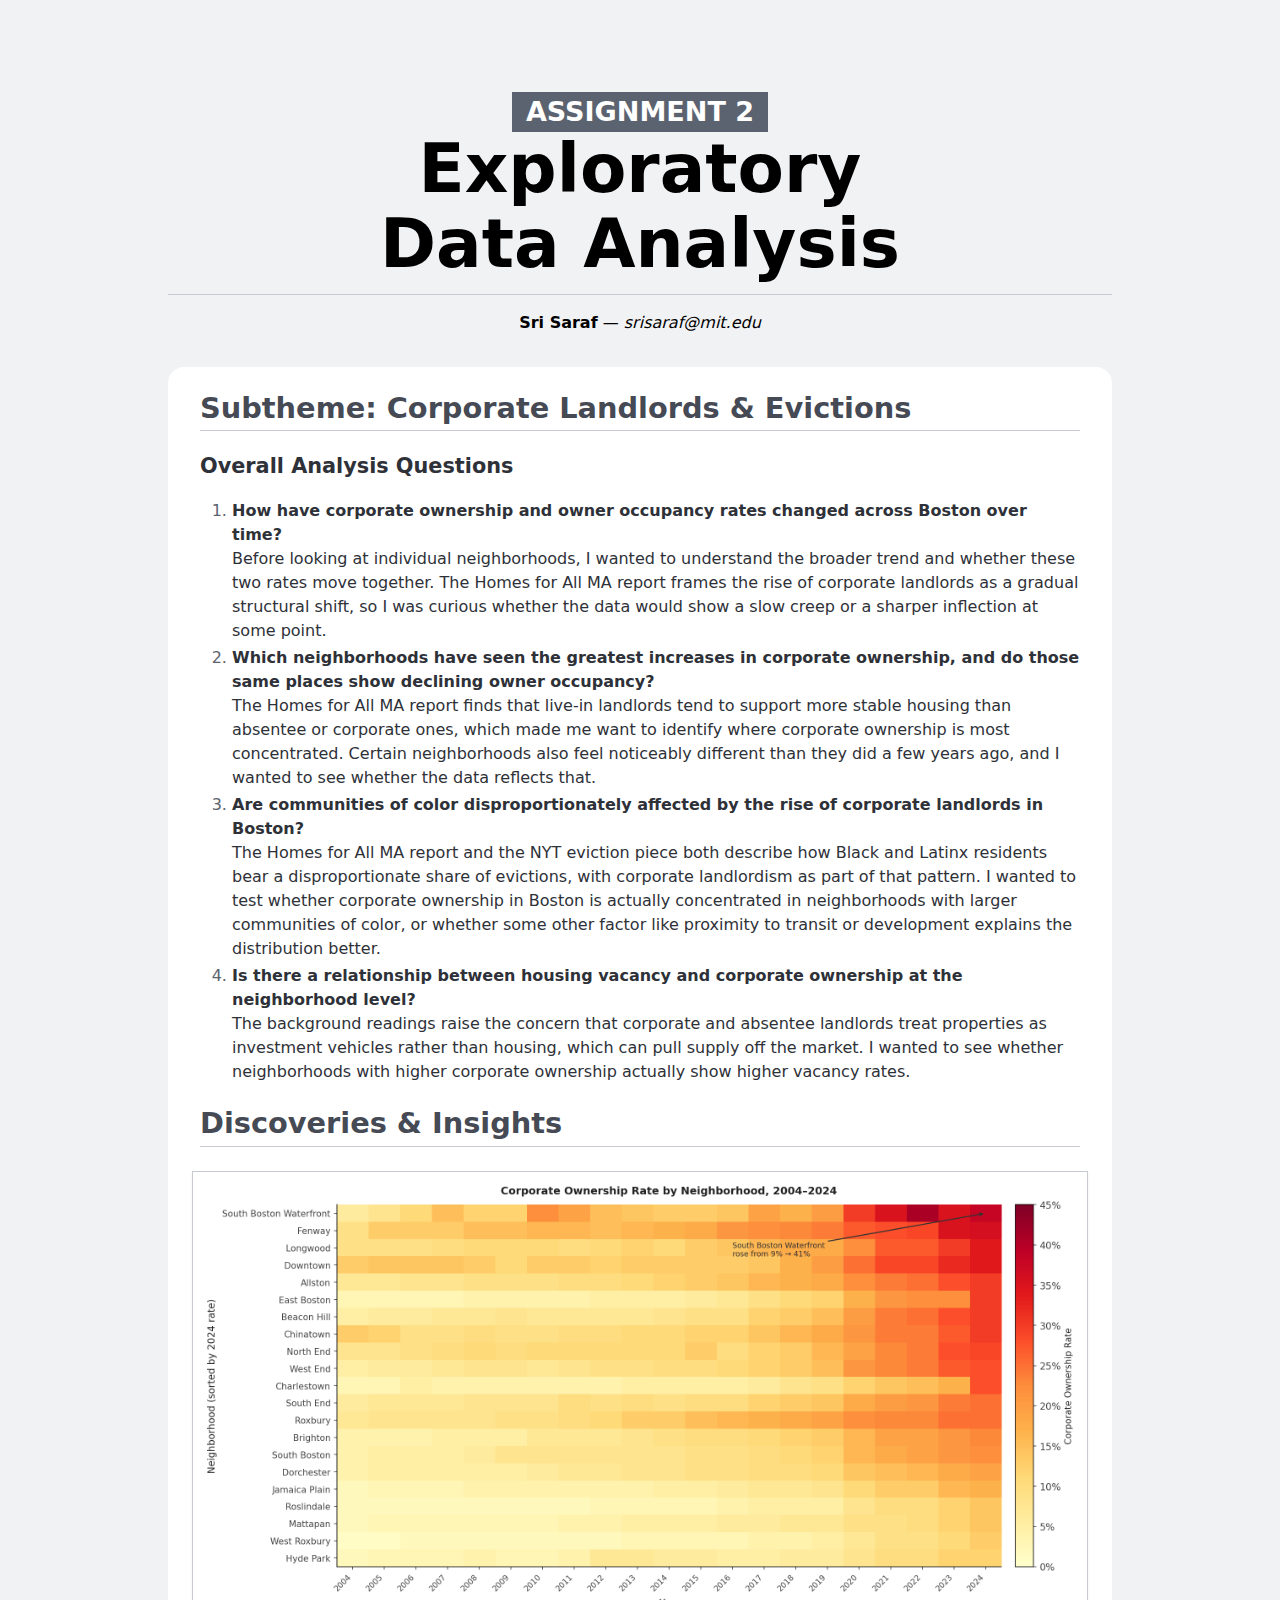
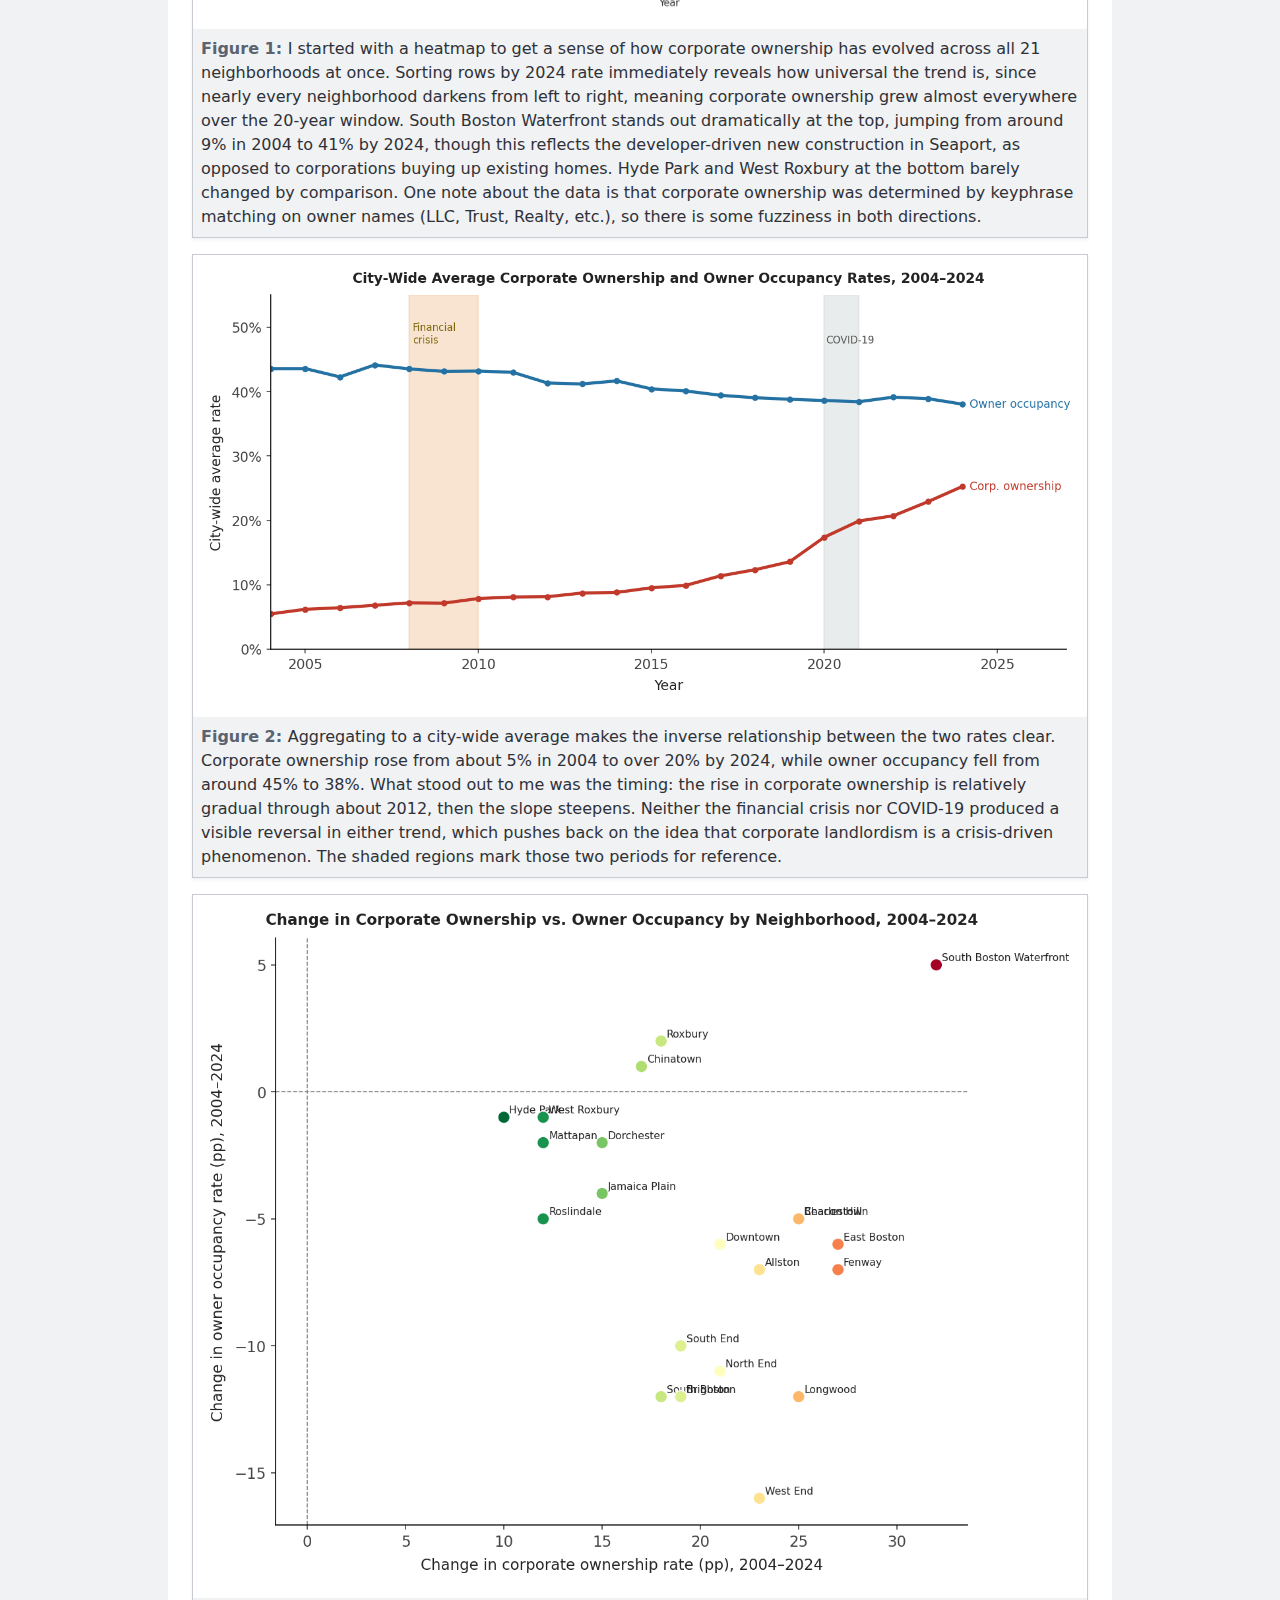
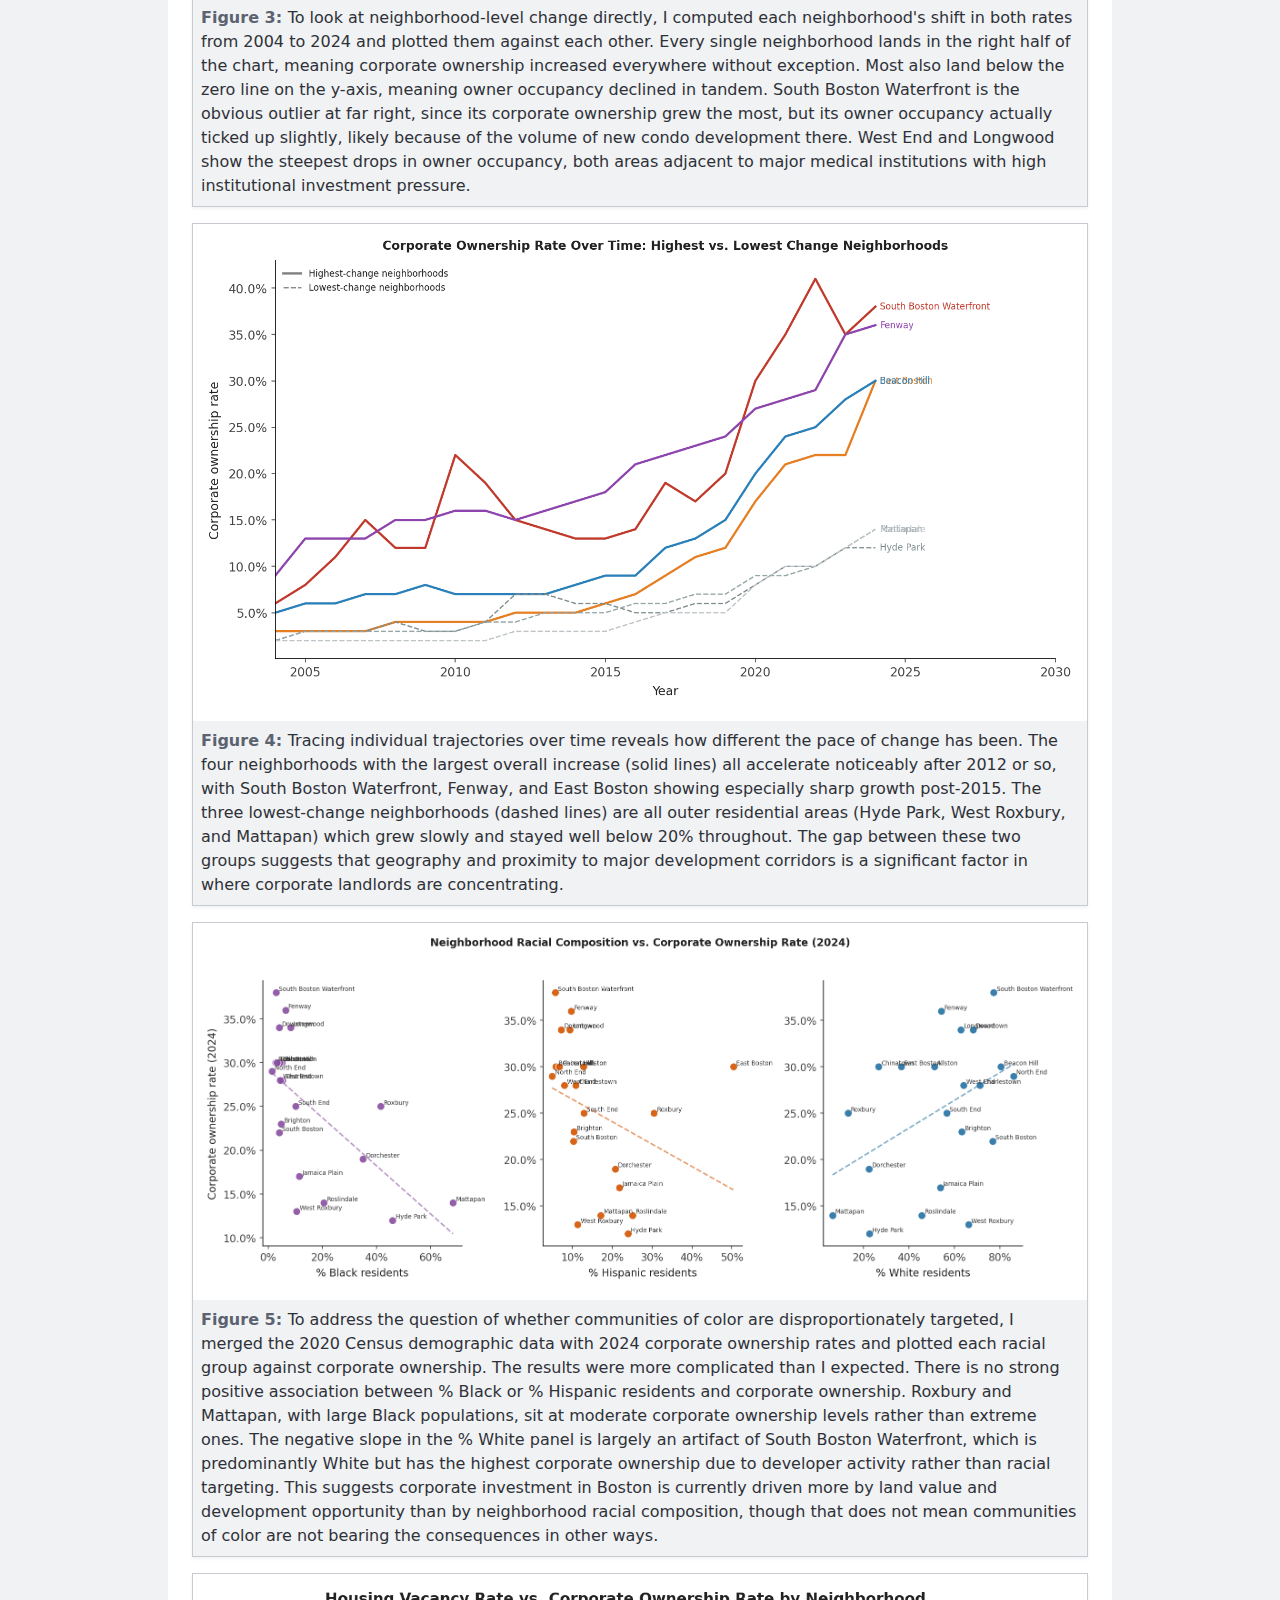
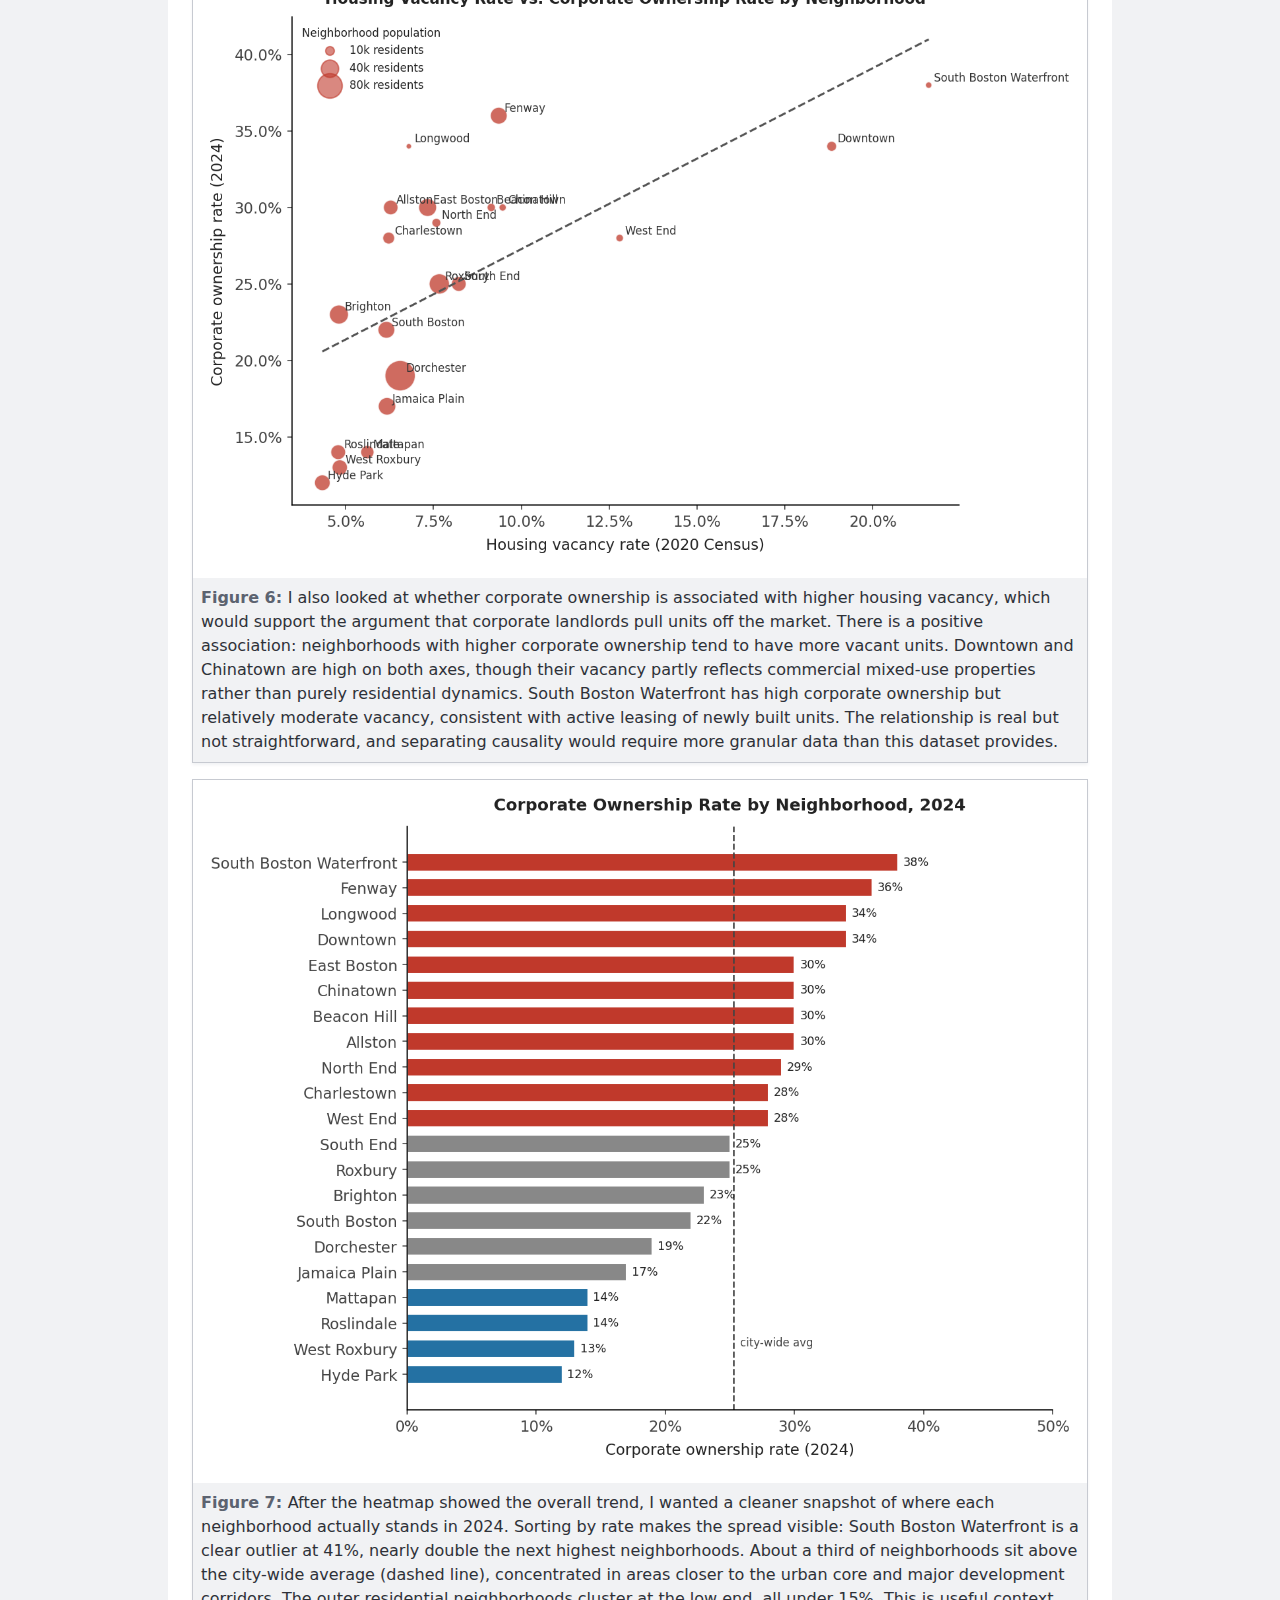
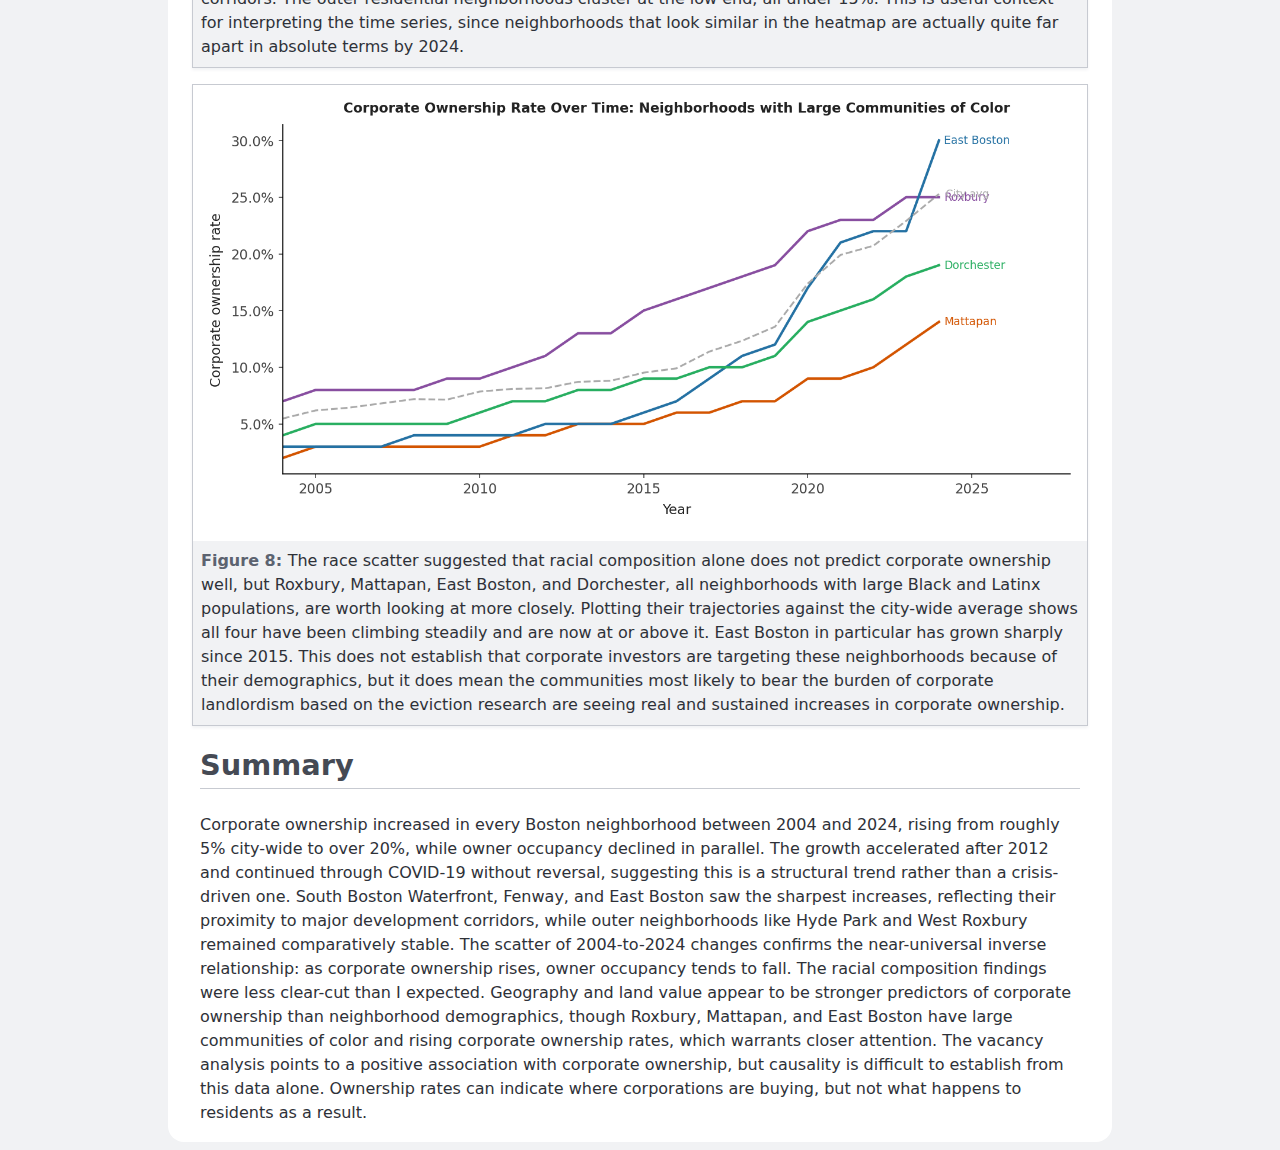
<file: static/a2/index.html>
<!DOCTYPE HTML>
<html lang="en">
<head>
	<title>Vis & Society Assignment 2</title>
	<link rel="stylesheet" href="../assignments/report.css" />
</head>

<body>
	<header>
		<h1>
			<small>Assignment 2</small>
			Exploratory Data Analysis
		</h1>

		<p>
			<strong>Sri Saraf</strong> — <em>srisaraf@mit.edu</em>
		</p>
	</header>
	<main>
		<section>
			<h2>Subtheme: Corporate Landlords & Evictions</h2>
			<h3>Overall Analysis Questions</h3>
			<ol>
				<li>
					<strong>How have corporate ownership and owner occupancy rates changed across Boston over time?</strong>
					<br/>
					Before looking at individual neighborhoods, I wanted to understand the broader trend and whether these two rates move together. The Homes for All MA report frames the rise of corporate landlords as a gradual structural shift, so I was curious whether the data would show a slow creep or a sharper inflection at some point.
				</li>
				<li>
					<strong>Which neighborhoods have seen the greatest increases in corporate ownership, and do those same places show declining owner occupancy?</strong>
					<br/>
					The Homes for All MA report finds that live-in landlords tend to support more stable housing than absentee or corporate ones, which made me want to identify where corporate ownership is most concentrated. Certain neighborhoods also feel noticeably different than they did a few years ago, and I wanted to see whether the data reflects that.
				</li>
				<li>
					<strong>Are communities of color disproportionately affected by the rise of corporate landlords in Boston?</strong>
					<br/>
					The Homes for All MA report and the NYT eviction piece both describe how Black and Latinx residents bear a disproportionate share of evictions, with corporate landlordism as part of that pattern. I wanted to test whether corporate ownership in Boston is actually concentrated in neighborhoods with larger communities of color, or whether some other factor like proximity to transit or development explains the distribution better.
				</li>
				<li>
					<strong>Is there a relationship between housing vacancy and corporate ownership at the neighborhood level?</strong>
					<br/>
					The background readings raise the concern that corporate and absentee landlords treat properties as investment vehicles rather than housing, which can pull supply off the market. I wanted to see whether neighborhoods with higher corporate ownership actually show higher vacancy rates.
				</li>
			</ol>
		</section>

		<section>
			<h2>Discoveries & Insights</h2>

			<figure>
				<img src="images/fig1_heatmap.png" alt="Heatmap of corporate ownership rate by neighborhood and year, 2004-2024" />
				<figcaption>
					I started with a heatmap to get a sense of how corporate ownership has evolved across all 21 neighborhoods at once. Sorting rows by 2024 rate immediately reveals how universal the trend is, since nearly every neighborhood darkens from left to right, meaning corporate ownership grew almost everywhere over the 20-year window. South Boston Waterfront stands out dramatically at the top, jumping from around 9% in 2004 to 41% by 2024, though this reflects the developer-driven new construction in Seaport, as opposed to corporations buying up existing homes. Hyde Park and West Roxbury at the bottom barely changed by comparison. One note about the data is that corporate ownership was determined by keyphrase matching on owner names (LLC, Trust, Realty, etc.), so there is some fuzziness in both directions.
				</figcaption>
			</figure>

			<figure>
				<img src="images/fig2_citywide_trends.png" alt="Line chart of city-wide average corporate ownership and owner occupancy rates, 2004-2024" />
				<figcaption>
					Aggregating to a city-wide average makes the inverse relationship between the two rates clear. Corporate ownership rose from about 5% in 2004 to over 20% by 2024, while owner occupancy fell from around 45% to 38%. What stood out to me was the timing: the rise in corporate ownership is relatively gradual through about 2012, then the slope steepens. Neither the financial crisis nor COVID-19 produced a visible reversal in either trend, which pushes back on the idea that corporate landlordism is a crisis-driven phenomenon. The shaded regions mark those two periods for reference.
				</figcaption>
			</figure>

			<figure>
				<img src="images/fig3_scatter_change.png" alt="Scatter plot of change in corporate ownership vs change in owner occupancy per neighborhood, 2004 to 2024" />
				<figcaption>
					To look at neighborhood-level change directly, I computed each neighborhood's shift in both rates from 2004 to 2024 and plotted them against each other. Every single neighborhood lands in the right half of the chart, meaning corporate ownership increased everywhere without exception. Most also land below the zero line on the y-axis, meaning owner occupancy declined in tandem. South Boston Waterfront is the obvious outlier at far right, since its corporate ownership grew the most, but its owner occupancy actually ticked up slightly, likely because of the volume of new condo development there. West End and Longwood show the steepest drops in owner occupancy, both areas adjacent to major medical institutions with high institutional investment pressure.
				</figcaption>
			</figure>

			<figure>
				<img src="images/fig4_lines_selected.png" alt="Line chart of corporate ownership rate over time for the four highest-change and three lowest-change neighborhoods" />
				<figcaption>
					Tracing individual trajectories over time reveals how different the pace of change has been. The four neighborhoods with the largest overall increase (solid lines) all accelerate noticeably after 2012 or so, with South Boston Waterfront, Fenway, and East Boston showing especially sharp growth post-2015. The three lowest-change neighborhoods (dashed lines) are all outer residential areas (Hyde Park, West Roxbury, and Mattapan) which grew slowly and stayed well below 20% throughout. The gap between these two groups suggests that geography and proximity to major development corridors is a significant factor in where corporate landlords are concentrating.
				</figcaption>
			</figure>

			<figure>
				<img src="images/fig5_race_scatter.png" alt="Three scatter plots showing percent Black, Hispanic, and White residents vs corporate ownership rate by neighborhood in 2024" />
				<figcaption>
					To address the question of whether communities of color are disproportionately targeted, I merged the 2020 Census demographic data with 2024 corporate ownership rates and plotted each racial group against corporate ownership. The results were more complicated than I expected. There is no strong positive association between % Black or % Hispanic residents and corporate ownership. Roxbury and Mattapan, with large Black populations, sit at moderate corporate ownership levels rather than extreme ones. The negative slope in the % White panel is largely an artifact of South Boston Waterfront, which is predominantly White but has the highest corporate ownership due to developer activity rather than racial targeting. This suggests corporate investment in Boston is currently driven more by land value and development opportunity than by neighborhood racial composition, though that does not mean communities of color are not bearing the consequences in other ways.
				</figcaption>
			</figure>

			<figure>
				<img src="images/fig6_vacancy_corp.png" alt="Bubble chart of housing vacancy rate vs corporate ownership rate by neighborhood, bubble size proportional to total population" />
				<figcaption>
					I also looked at whether corporate ownership is associated with higher housing vacancy, which would support the argument that corporate landlords pull units off the market. There is a positive association: neighborhoods with higher corporate ownership tend to have more vacant units. Downtown and Chinatown are high on both axes, though their vacancy partly reflects commercial mixed-use properties rather than purely residential dynamics. South Boston Waterfront has high corporate ownership but relatively moderate vacancy, consistent with active leasing of newly built units. The relationship is real but not straightforward, and separating causality would require more granular data than this dataset provides.
				</figcaption>
			</figure>


			<figure>
				<img src="images/fig7_bar_2024.png" alt="Horizontal bar chart of corporate ownership rate by neighborhood in 2024" />
				<figcaption>After the heatmap showed the overall trend, I wanted a cleaner snapshot of where each neighborhood actually stands in 2024. Sorting by rate makes the spread visible: South Boston Waterfront is a clear outlier at 41%, nearly double the next highest neighborhoods. About a third of neighborhoods sit above the city-wide average (dashed line), concentrated in areas closer to the urban core and major development corridors. The outer residential neighborhoods cluster at the low end, all under 15%. This is useful context for interpreting the time series, since neighborhoods that look similar in the heatmap are actually quite far apart in absolute terms by 2024.</figcaption>
			</figure>

			<figure>
				<img src="images/fig8_poc_lines.png" alt="Line chart of corporate ownership rate over time for Roxbury, Mattapan" />
				<figcaption>The race scatter suggested that racial composition alone does not predict corporate ownership well, but Roxbury, Mattapan, East Boston, and Dorchester, all neighborhoods with large Black and Latinx populations, are worth looking at more closely. Plotting their trajectories against the city-wide average shows all four have been climbing steadily and are now at or above it. East Boston in particular has grown sharply since 2015. This does not establish that corporate investors are targeting these neighborhoods because of their demographics, but it does mean the communities most likely to bear the burden of corporate landlordism based on the eviction research are seeing real and sustained increases in corporate ownership.</figcaption>
			</figure>

		</section>

		<section>
			<h2>Summary</h2>

			<p>Corporate ownership increased in every Boston neighborhood between 2004 and 2024, rising from roughly 5% city-wide to over 20%, while owner occupancy declined in parallel. The growth accelerated after 2012 and continued through COVID-19 without reversal, suggesting this is a structural trend rather than a crisis-driven one. South Boston Waterfront, Fenway, and East Boston saw the sharpest increases, reflecting their proximity to major development corridors, while outer neighborhoods like Hyde Park and West Roxbury remained comparatively stable. The scatter of 2004-to-2024 changes confirms the near-universal inverse relationship: as corporate ownership rises, owner occupancy tends to fall. The racial composition findings were less clear-cut than I expected. Geography and land value appear to be stronger predictors of corporate ownership than neighborhood demographics, though Roxbury, Mattapan, and East Boston have large communities of color and rising corporate ownership rates, which warrants closer attention. The vacancy analysis points to a positive association with corporate ownership, but causality is difficult to establish from this data alone. Ownership rates can indicate where corporations are buying, but not what happens to residents as a result.</p>

		</section>
</file>
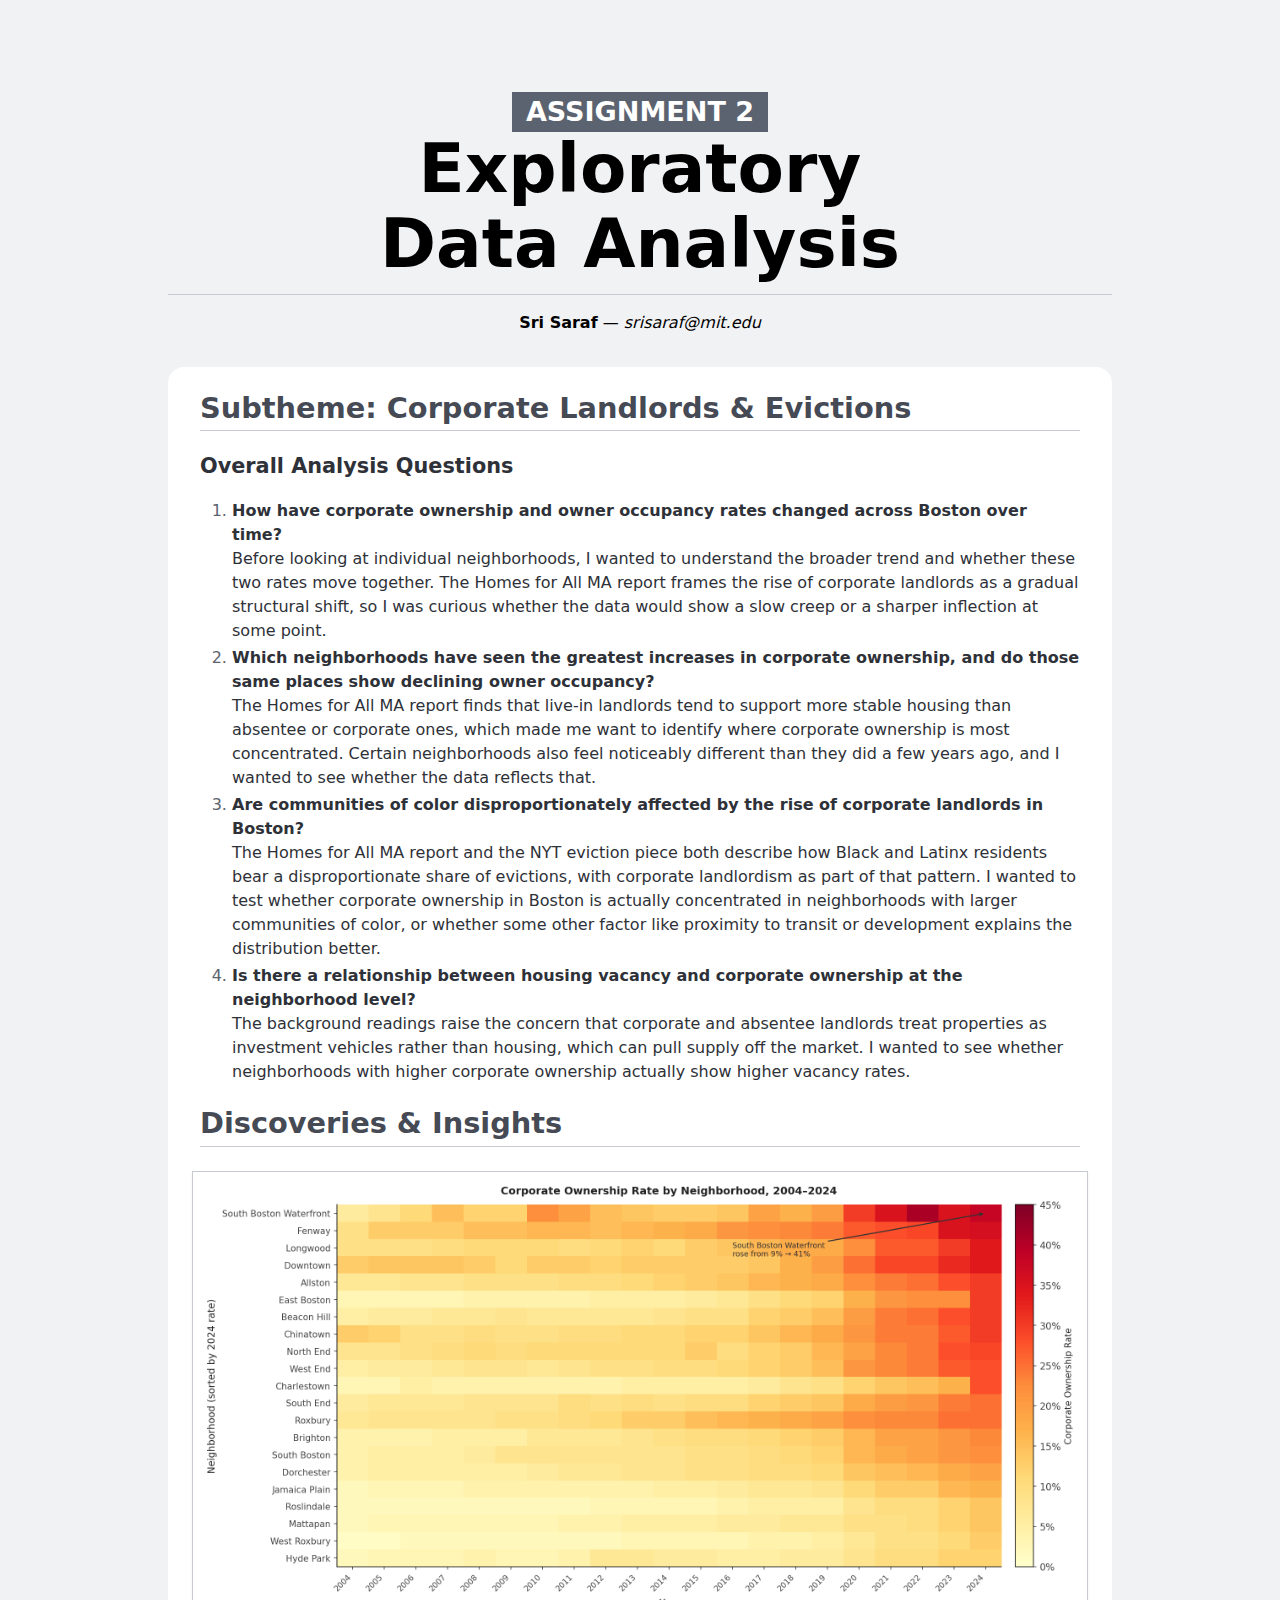
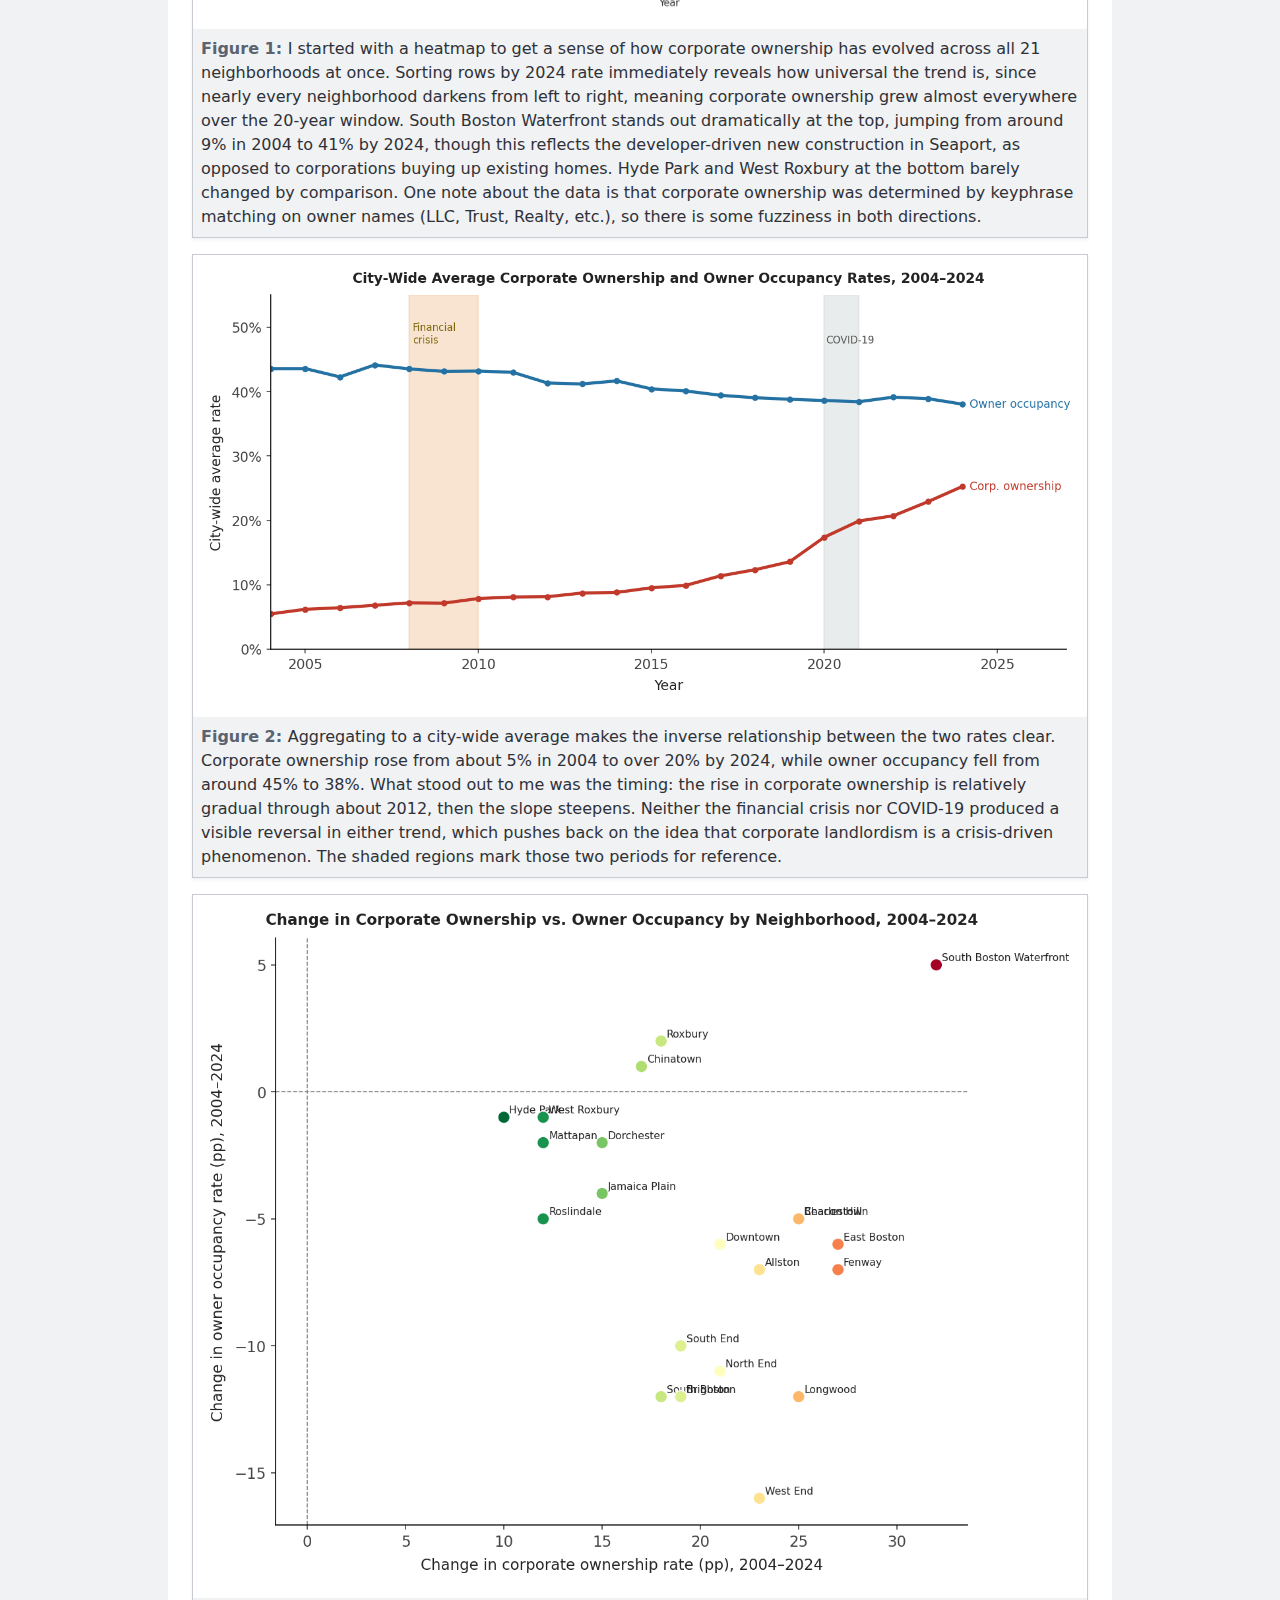
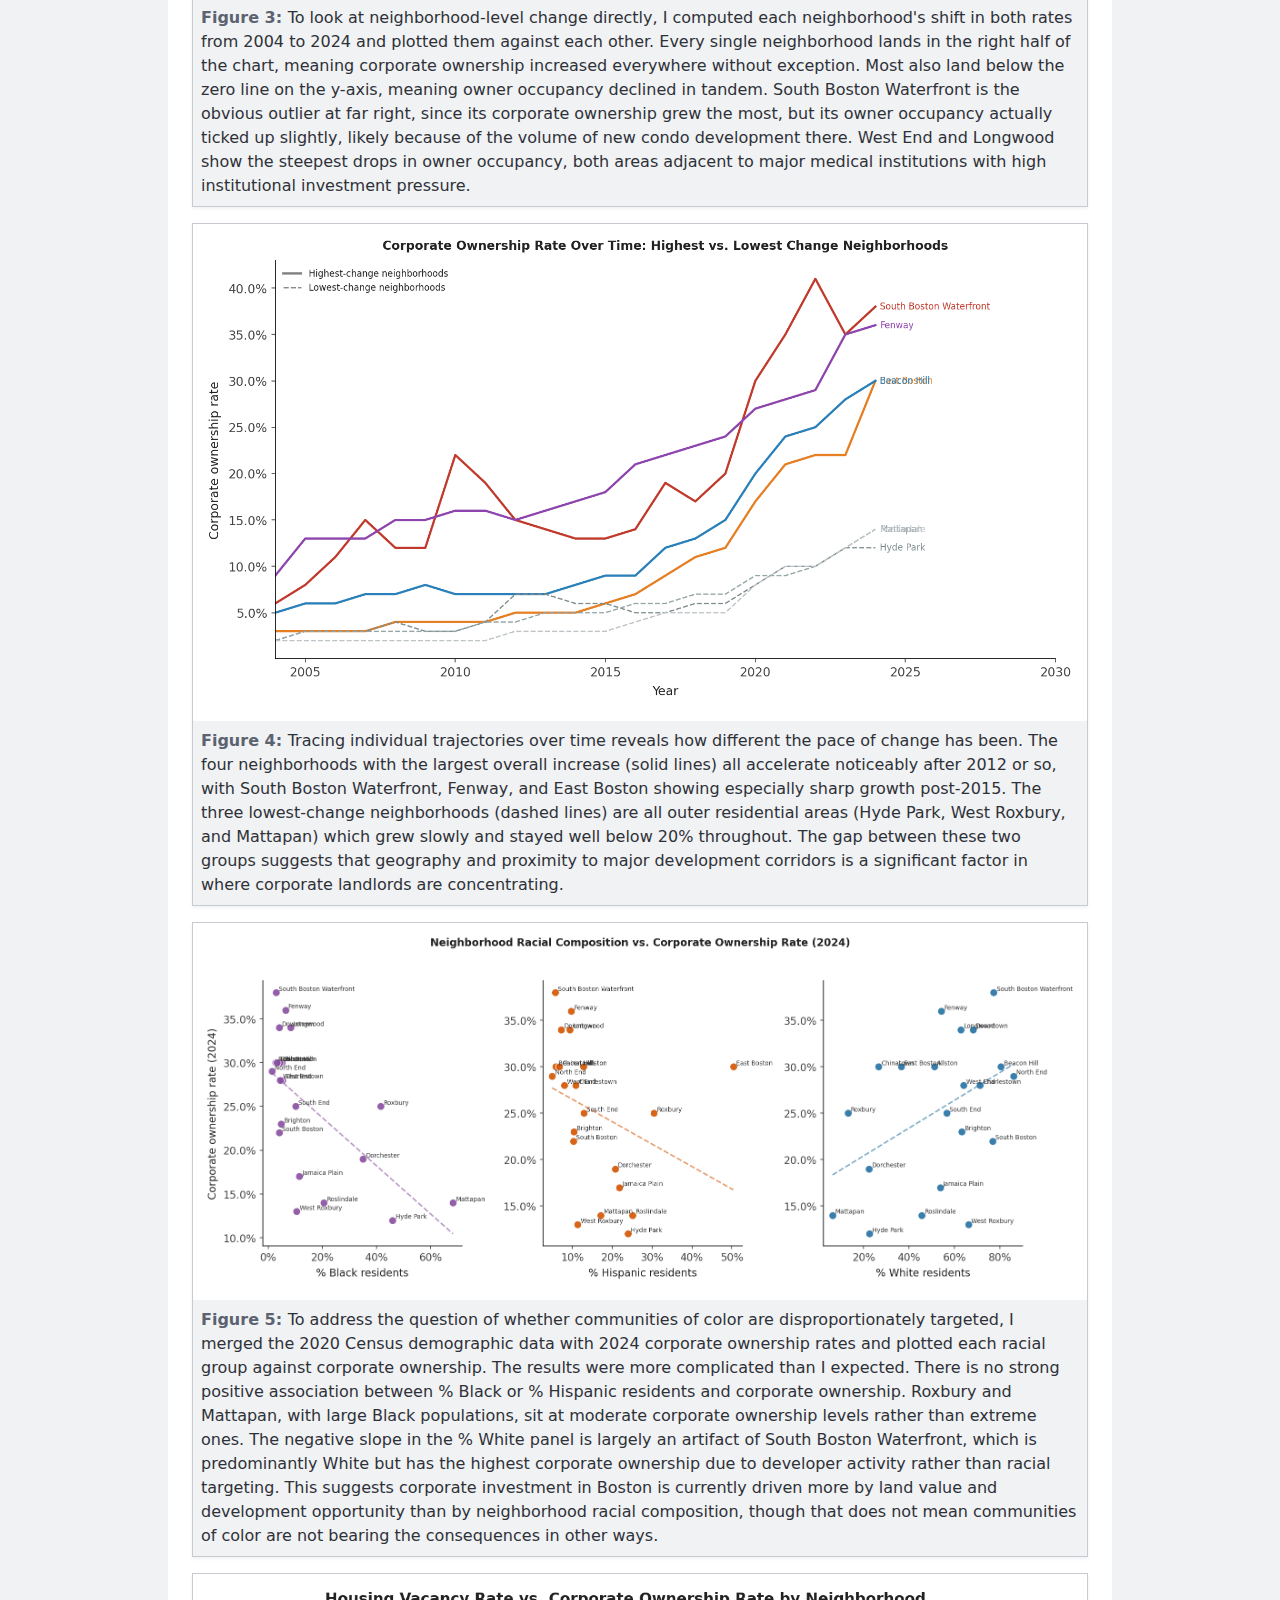
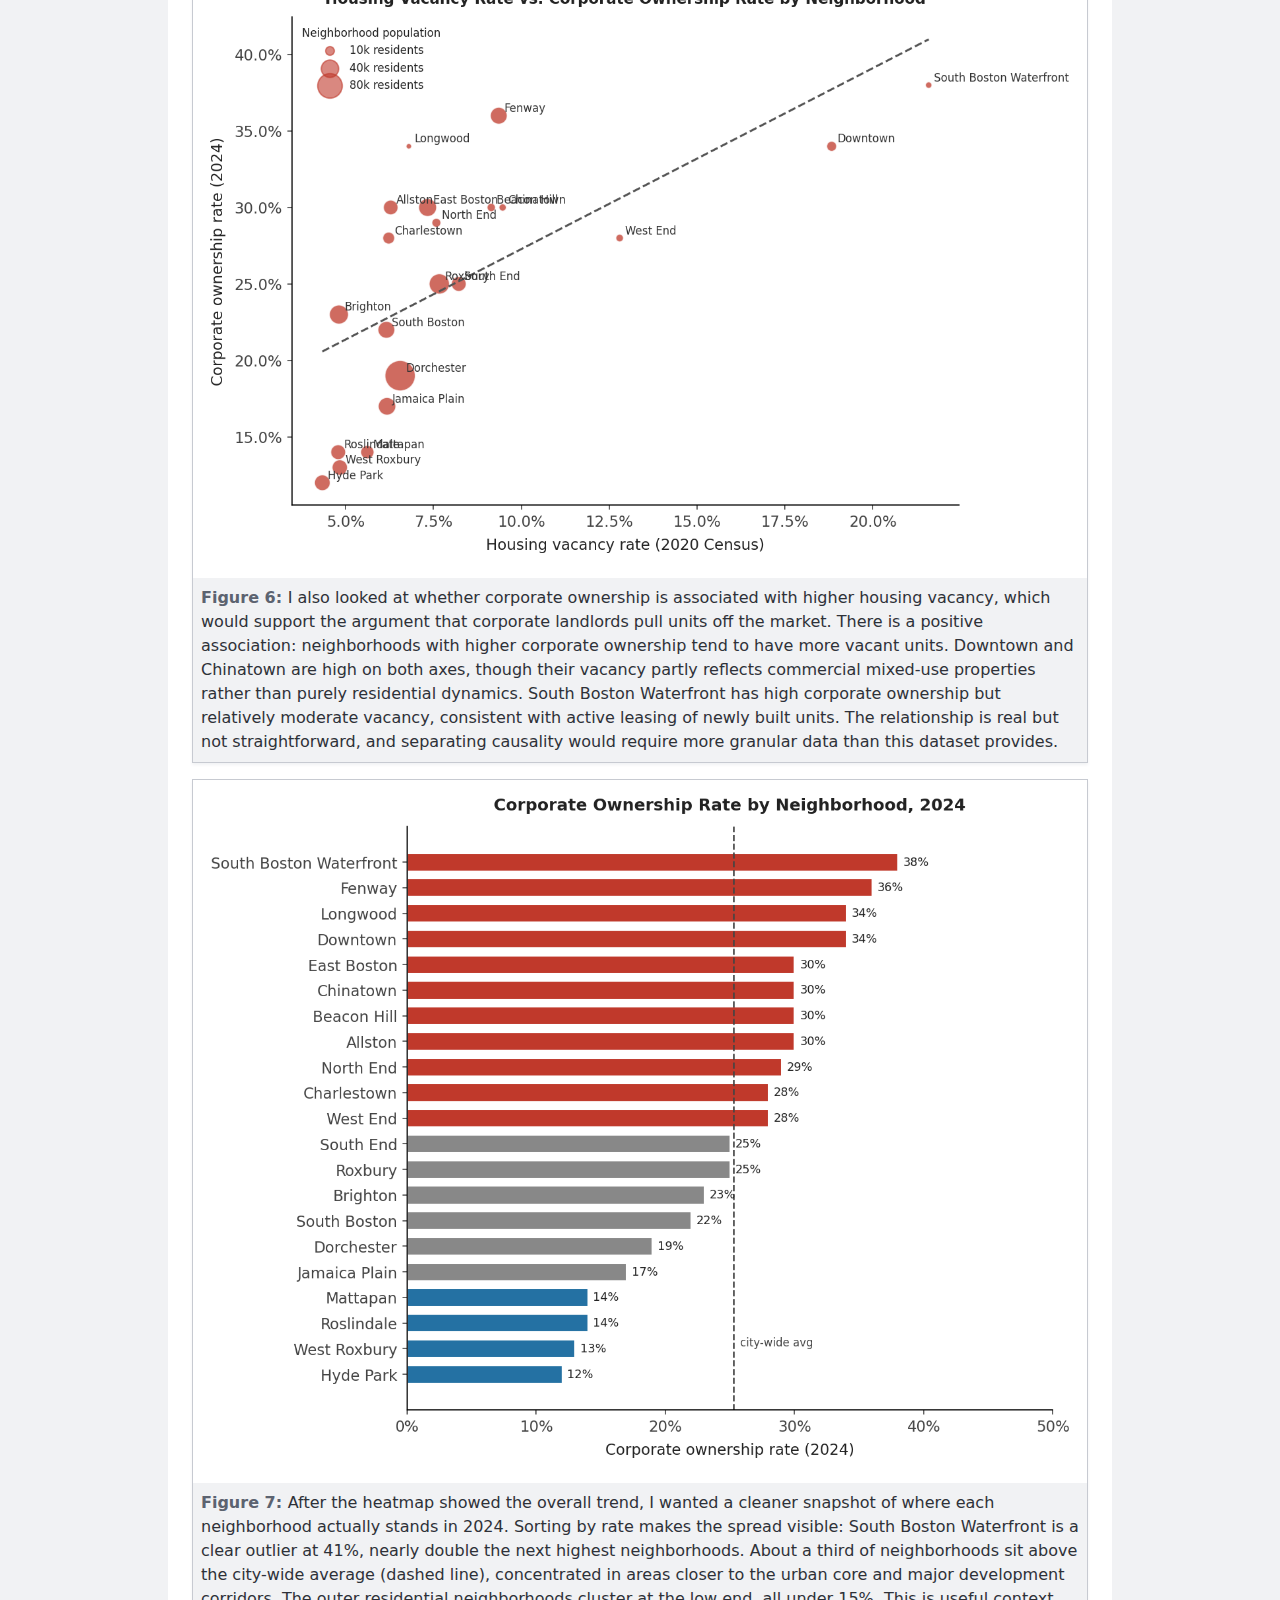
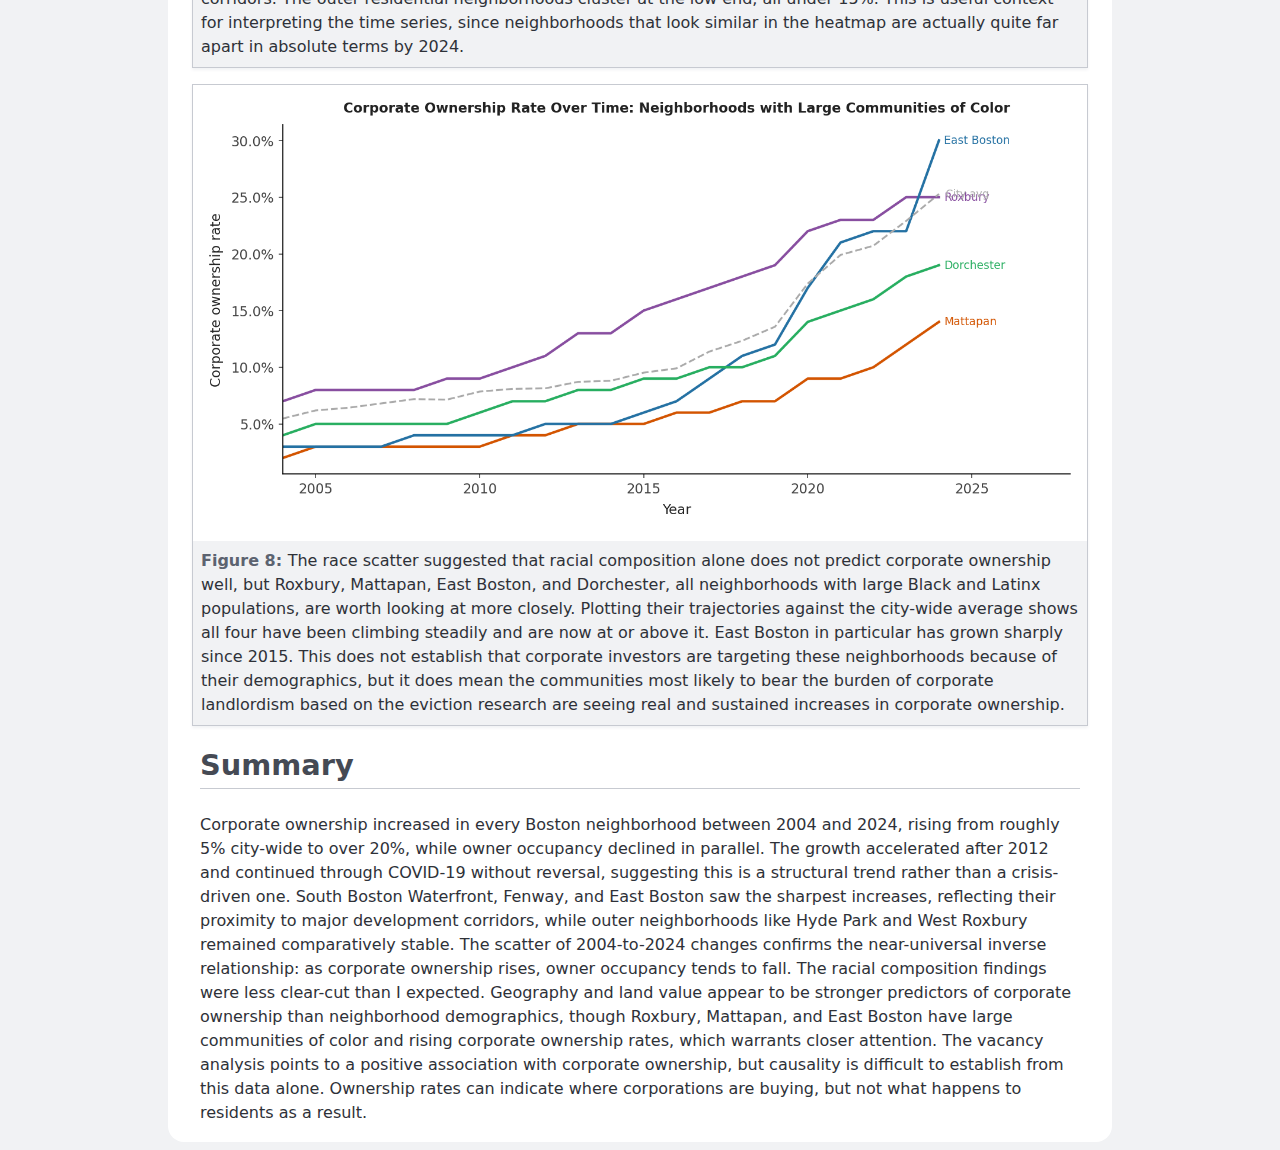
<file: static/assignments/a2/index.html>
<!DOCTYPE HTML>
<html lang="en">
<head>
	<title>Vis & Society Assignment 2</title>
	<link rel="stylesheet" href="../report.css" />
</head>

<body>
	<header>
		<h1>
			<small>Assignment 2</small>
			Exploratory Data Analysis
		</h1>

		<p>
			<strong>Sri Saraf</strong> — <em>srisaraf@mit.edu</em>
		</p>
	</header>
	<main>
		<section>
			<h2>Subtheme: Corporate Landlords & Evictions</h2>
			<h3>Overall Analysis Questions</h3>
			<ol>
				<li>
					<strong>How have corporate ownership and owner occupancy rates changed across Boston over time?</strong>
					<br/>
					Before looking at individual neighborhoods, I wanted to understand the broader trend and whether these two rates move together. The Homes for All MA report frames the rise of corporate landlords as a gradual structural shift, so I was curious whether the data would show a slow creep or a sharper inflection at some point.
				</li>
				<li>
					<strong>Which neighborhoods have seen the greatest increases in corporate ownership, and do those same places show declining owner occupancy?</strong>
					<br/>
					The Homes for All MA report finds that live-in landlords tend to support more stable housing than absentee or corporate ones, which made me want to identify where corporate ownership is most concentrated. Certain neighborhoods also feel noticeably different than they did a few years ago, and I wanted to see whether the data reflects that.
				</li>
				<li>
					<strong>Are communities of color disproportionately affected by the rise of corporate landlords in Boston?</strong>
					<br/>
					The Homes for All MA report and the NYT eviction piece both describe how Black and Latinx residents bear a disproportionate share of evictions, with corporate landlordism as part of that pattern. I wanted to test whether corporate ownership in Boston is actually concentrated in neighborhoods with larger communities of color, or whether some other factor like proximity to transit or development explains the distribution better.
				</li>
				<li>
					<strong>Is there a relationship between housing vacancy and corporate ownership at the neighborhood level?</strong>
					<br/>
					The background readings raise the concern that corporate and absentee landlords treat properties as investment vehicles rather than housing, which can pull supply off the market. I wanted to see whether neighborhoods with higher corporate ownership actually show higher vacancy rates.
				</li>
			</ol>
		</section>

		<section>
			<h2>Discoveries & Insights</h2>

			<figure>
				<img src="images/fig1_heatmap.png" alt="Heatmap of corporate ownership rate by neighborhood and year, 2004-2024" />
				<figcaption>
					I started with a heatmap to get a sense of how corporate ownership has evolved across all 21 neighborhoods at once. Sorting rows by 2024 rate immediately reveals how universal the trend is, since nearly every neighborhood darkens from left to right, meaning corporate ownership grew almost everywhere over the 20-year window. South Boston Waterfront stands out dramatically at the top, jumping from around 9% in 2004 to 41% by 2024, though this reflects the developer-driven new construction in Seaport, as opposed to corporations buying up existing homes. Hyde Park and West Roxbury at the bottom barely changed by comparison. One note about the data is that corporate ownership was determined by keyphrase matching on owner names (LLC, Trust, Realty, etc.), so there is some fuzziness in both directions.
				</figcaption>
			</figure>

			<figure>
				<img src="images/fig2_citywide_trends.png" alt="Line chart of city-wide average corporate ownership and owner occupancy rates, 2004-2024" />
				<figcaption>
					Aggregating to a city-wide average makes the inverse relationship between the two rates clear. Corporate ownership rose from about 5% in 2004 to over 20% by 2024, while owner occupancy fell from around 45% to 38%. What stood out to me was the timing: the rise in corporate ownership is relatively gradual through about 2012, then the slope steepens. Neither the financial crisis nor COVID-19 produced a visible reversal in either trend, which pushes back on the idea that corporate landlordism is a crisis-driven phenomenon. The shaded regions mark those two periods for reference.
				</figcaption>
			</figure>

			<figure>
				<img src="images/fig3_scatter_change.png" alt="Scatter plot of change in corporate ownership vs change in owner occupancy per neighborhood, 2004 to 2024" />
				<figcaption>
					To look at neighborhood-level change directly, I computed each neighborhood's shift in both rates from 2004 to 2024 and plotted them against each other. Every single neighborhood lands in the right half of the chart, meaning corporate ownership increased everywhere without exception. Most also land below the zero line on the y-axis, meaning owner occupancy declined in tandem. South Boston Waterfront is the obvious outlier at far right, since its corporate ownership grew the most, but its owner occupancy actually ticked up slightly, likely because of the volume of new condo development there. West End and Longwood show the steepest drops in owner occupancy, both areas adjacent to major medical institutions with high institutional investment pressure.
				</figcaption>
			</figure>

			<figure>
				<img src="images/fig4_lines_selected.png" alt="Line chart of corporate ownership rate over time for the four highest-change and three lowest-change neighborhoods" />
				<figcaption>
					Tracing individual trajectories over time reveals how different the pace of change has been. The four neighborhoods with the largest overall increase (solid lines) all accelerate noticeably after 2012 or so, with South Boston Waterfront, Fenway, and East Boston showing especially sharp growth post-2015. The three lowest-change neighborhoods (dashed lines) are all outer residential areas (Hyde Park, West Roxbury, and Mattapan) which grew slowly and stayed well below 20% throughout. The gap between these two groups suggests that geography and proximity to major development corridors is a significant factor in where corporate landlords are concentrating.
				</figcaption>
			</figure>

			<figure>
				<img src="images/fig5_race_scatter.png" alt="Three scatter plots showing percent Black, Hispanic, and White residents vs corporate ownership rate by neighborhood in 2024" />
				<figcaption>
					To address the question of whether communities of color are disproportionately targeted, I merged the 2020 Census demographic data with 2024 corporate ownership rates and plotted each racial group against corporate ownership. The results were more complicated than I expected. There is no strong positive association between % Black or % Hispanic residents and corporate ownership. Roxbury and Mattapan, with large Black populations, sit at moderate corporate ownership levels rather than extreme ones. The negative slope in the % White panel is largely an artifact of South Boston Waterfront, which is predominantly White but has the highest corporate ownership due to developer activity rather than racial targeting. This suggests corporate investment in Boston is currently driven more by land value and development opportunity than by neighborhood racial composition, though that does not mean communities of color are not bearing the consequences in other ways.
				</figcaption>
			</figure>

			<figure>
				<img src="images/fig6_vacancy_corp.png" alt="Bubble chart of housing vacancy rate vs corporate ownership rate by neighborhood, bubble size proportional to total population" />
				<figcaption>
					I also looked at whether corporate ownership is associated with higher housing vacancy, which would support the argument that corporate landlords pull units off the market. There is a positive association: neighborhoods with higher corporate ownership tend to have more vacant units. Downtown and Chinatown are high on both axes, though their vacancy partly reflects commercial mixed-use properties rather than purely residential dynamics. South Boston Waterfront has high corporate ownership but relatively moderate vacancy, consistent with active leasing of newly built units. The relationship is real but not straightforward, and separating causality would require more granular data than this dataset provides.
				</figcaption>
			</figure>


			<figure>
				<img src="images/fig7_bar_2024.png" alt="Horizontal bar chart of corporate ownership rate by neighborhood in 2024" />
				<figcaption>After the heatmap showed the overall trend, I wanted a cleaner snapshot of where each neighborhood actually stands in 2024. Sorting by rate makes the spread visible: South Boston Waterfront is a clear outlier at 41%, nearly double the next highest neighborhoods. About a third of neighborhoods sit above the city-wide average (dashed line), concentrated in areas closer to the urban core and major development corridors. The outer residential neighborhoods cluster at the low end, all under 15%. This is useful context for interpreting the time series, since neighborhoods that look similar in the heatmap are actually quite far apart in absolute terms by 2024.</figcaption>
			</figure>

			<figure>
				<img src="images/fig8_poc_lines.png" alt="Line chart of corporate ownership rate over time for Roxbury, Mattapan" />
				<figcaption>The race scatter suggested that racial composition alone does not predict corporate ownership well, but Roxbury, Mattapan, East Boston, and Dorchester, all neighborhoods with large Black and Latinx populations, are worth looking at more closely. Plotting their trajectories against the city-wide average shows all four have been climbing steadily and are now at or above it. East Boston in particular has grown sharply since 2015. This does not establish that corporate investors are targeting these neighborhoods because of their demographics, but it does mean the communities most likely to bear the burden of corporate landlordism based on the eviction research are seeing real and sustained increases in corporate ownership.</figcaption>
			</figure>

		</section>

		<section>
			<h2>Summary</h2>

			<p>Corporate ownership increased in every Boston neighborhood between 2004 and 2024, rising from roughly 5% city-wide to over 20%, while owner occupancy declined in parallel. The growth accelerated after 2012 and continued through COVID-19 without reversal, suggesting this is a structural trend rather than a crisis-driven one. South Boston Waterfront, Fenway, and East Boston saw the sharpest increases, reflecting their proximity to major development corridors, while outer neighborhoods like Hyde Park and West Roxbury remained comparatively stable. The scatter of 2004-to-2024 changes confirms the near-universal inverse relationship: as corporate ownership rises, owner occupancy tends to fall. The racial composition findings were less clear-cut than I expected. Geography and land value appear to be stronger predictors of corporate ownership than neighborhood demographics, though Roxbury, Mattapan, and East Boston have large communities of color and rising corporate ownership rates, which warrants closer attention. The vacancy analysis points to a positive association with corporate ownership, but causality is difficult to establish from this data alone. Ownership rates can indicate where corporations are buying, but not what happens to residents as a result.</p>

		</section>
</file>
<file: static/assignments/report.css>
/* @import url("https://cdnjs.cloudflare.com/ajax/libs/github-markdown-css/5.5.1/github-markdown.css"); */

:root {
 --color-neutral-95: hsl(220 10% 95%);
 --color-neutral-90: hsl(220 10% 90%);
 --color-neutral-80: hsl(220 10% 80%);
 --color-neutral-70: hsl(220 10% 70%);
 --color-neutral-60: hsl(220 10% 60%);
 --color-neutral-50: hsl(220 10% 50%);
 --color-neutral-40: hsl(220 10% 40%);
 --color-neutral-30: hsl(220 10% 30%);
 --color-neutral-20: hsl(220 10% 20%);
 --color-neutral-10: hsl(220 10% 10%);
}

html {
 font: 100%/1.5 system-ui;
 counter-reset: figure;
 background: var(--color-neutral-95);
 max-width: min(75vw, 80em);
 margin: 0 auto;
}

/* Headings */

h1, h2, h3, h4, h5, h6 {
 line-height: 1.1;
 font-weight: 600;
 text-wrap: balance;
}

h1, h2 {
 border-bottom: 1px solid var(--color-neutral-80);
 padding-bottom: .2em;
}

h1 {
 margin-block: 1em .5rem;
 font-size: clamp(2.5em, 150% + 2vh + 2vw, 10vmin);
 font-weight: 800;

 small {
 display: block;
 width: fit-content;
 padding: .2em .5em;
 margin-inline: auto;
 color: white;
 background: var(--color-neutral-40);
 font-size: 40%;
 text-transform: uppercase;
 white-space: nowrap;
 }
}

h2 {
 font-size: 180%;
 color: var(--color-neutral-30);
}

h3 {
 font-size: 130%;
}

/* Lists */

ul, ol {
 padding-inline-start: 2em;
}

li {
 &::marker {
 color: var(--color-neutral-40);
 }

 + li {
 margin-top: .2em;
 };
}

/* Sectioning elements */

header {
 padding-block: 1em;
 text-align: center;
}

main {
 background: white;
 color: var(--color-neutral-20);
 border-radius: 1rem;
 padding: 0.1rem 2rem;
}

/* Figures */

figure {
 margin: 1em 0;
 padding: .5rem;
 margin-inline: -.5em;
 border: 1px solid var(--color-neutral-80);
 box-shadow: 0 .1em .2em var(--color-neutral-95);
 text-align: center;
 background: white;

 img {
 width: 100%;
 }

 > figcaption {
 font: 500 75% var(--font-sans);
 background: var(--color-neutral-95);
 padding: .5rem;
 margin: -.5rem;
 margin-top: .5rem;
 counter-increment: figure;
 text-align: left;

 &::before {
 content: "Figure " counter(figure) ": ";
 font-weight: bold;
 color: var(--color-neutral-40);
 }

 a:not(:hover, :focus, :active) {
 color: inherit;
 text-decoration: underline;
 text-decoration-color: color-mix(in lab, currentColor, transparent 70%);
 }
 }
}
</file>
